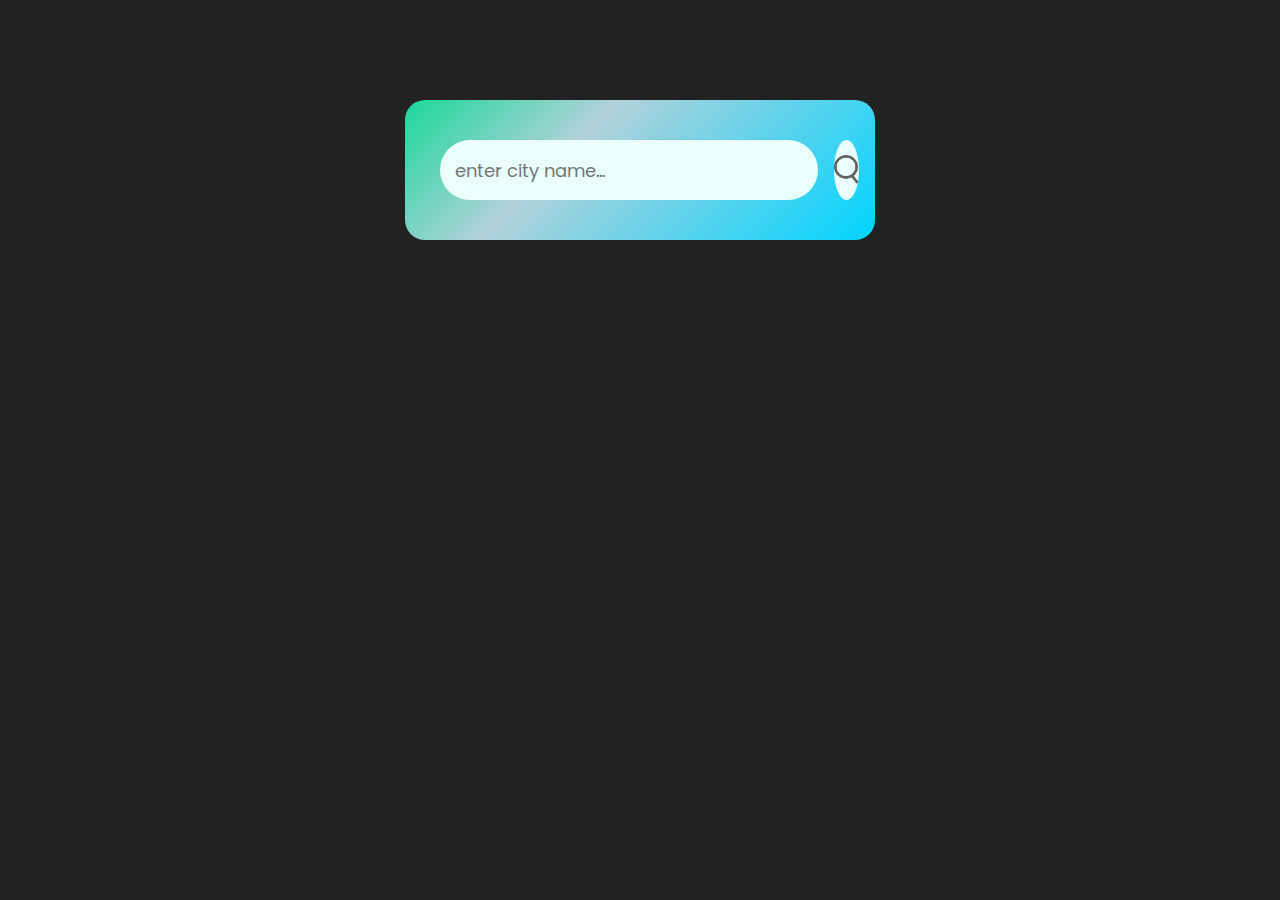
<file: javascript-projects/Weatherapp/index.html>
<!DOCTYPE html>
<html lang="en">
  <head>
    <meta charset="UTF-8" />
    <meta name="viewport" content="width=device-width, initial-scale=1.0" />
    <title>Document</title>
    <link rel="preconnect" href="https://fonts.googleapis.com" />
    <link rel="preconnect" href="https://fonts.gstatic.com" crossorigin />
    <link
      href="https://fonts.googleapis.com/css2?family=Poppins:wght@100;200;300;400;500;600;700&display=swap"
      rel="stylesheet"
    />
    <link rel="stylesheet" href="styles.css" />
  </head>
  <body>
    <div class="card">
      <div class="search">
        <input
          type="text"
          placeholder="enter city name..."
          spellcheck="false"
          class="input"
        />
        <button><img src="images/search.png" alt="" /></button>
      </div>

      <div class="error">
        <p>Invalid City Name</p>
      </div>
      <div class="weather">
        <img src="images/rain.png" class="weather-icon" />
        <h1 class="temp">22°C</h1>
        <h2 class="city">New York</h2>
        <div class="details">
          <div class="col">
            <img src="images/humidity.png" />
            <div>
              <p class="humidity">50%</p>
              <p>Humidity</p>
            </div>
          </div>
          <div class="col">
            <img src="images/wind.png" />
            <div>
              <p class="wind">15 km/h</p>
              <p>Wind Speed</p>
            </div>
          </div>
        </div>
      </div>
    </div>

    <script>
      const apiKey = "f1e21c535e6c594ec10c584a0ad3d068";
      const apiURL =
        "https://api.openweathermap.org/data/2.5/weather?units=metric&q=";

      const searchBox = document.querySelector(".search input");
      const searchBtn = document.querySelector(".search button");
      const weatherIcon = document.querySelector(".weather-icon");

      async function checkWeather(city) {
        const response = await fetch(apiURL + city + `&appid=${apiKey}`);
        if (response.status == 404) {
          document.querySelector(".error").style.display = "block";
          document.querySelector(".weather").style.display = "none";
        } else {
          var data = await response.json();

          document.querySelector(".city").innerHTML = data.name;
          document.querySelector(".temp").innerHTML =
            Math.round(data.main.temp) + "°C";
          document.querySelector(".humidity").innerHTML =
            data.main.humidity + "%";
          document.querySelector(".wind").innerHTML =
            Math.round(data.wind.speed) + " km/h";

          if (data.weather[0].main == "Clouds") {
            weatherIcon.src = "images/clouds.png";
          } else if (data.weather[0].main == "Clear") {
            weatherIcon.src = "images/clear.png";
          } else if (data.weather[0].main == "Rain") {
            weatherIcon.src = "images/rain.png";
          } else if (data.weather[0].main == "Drizzle") {
            weatherIcon.src = "images/drizzle.png";
          } else if (data.weather[0].main == "Mist") {
            weatherIcon.src = "images/mist.png";
          }

          document.querySelector(".weather").style.display = "block";
          document.querySelector(".error").style.display = "none";
        }
      }

      var input = document.querySelector(".input");
      input.addEventListener("keyup", function (event) {
        if (event.key === "Enter") {
          checkWeather(searchBox.value);
        }
      });

      searchBtn.addEventListener("click", () => {
        checkWeather(searchBox.value);
      });
    </script>
  </body>
</html>
</file>
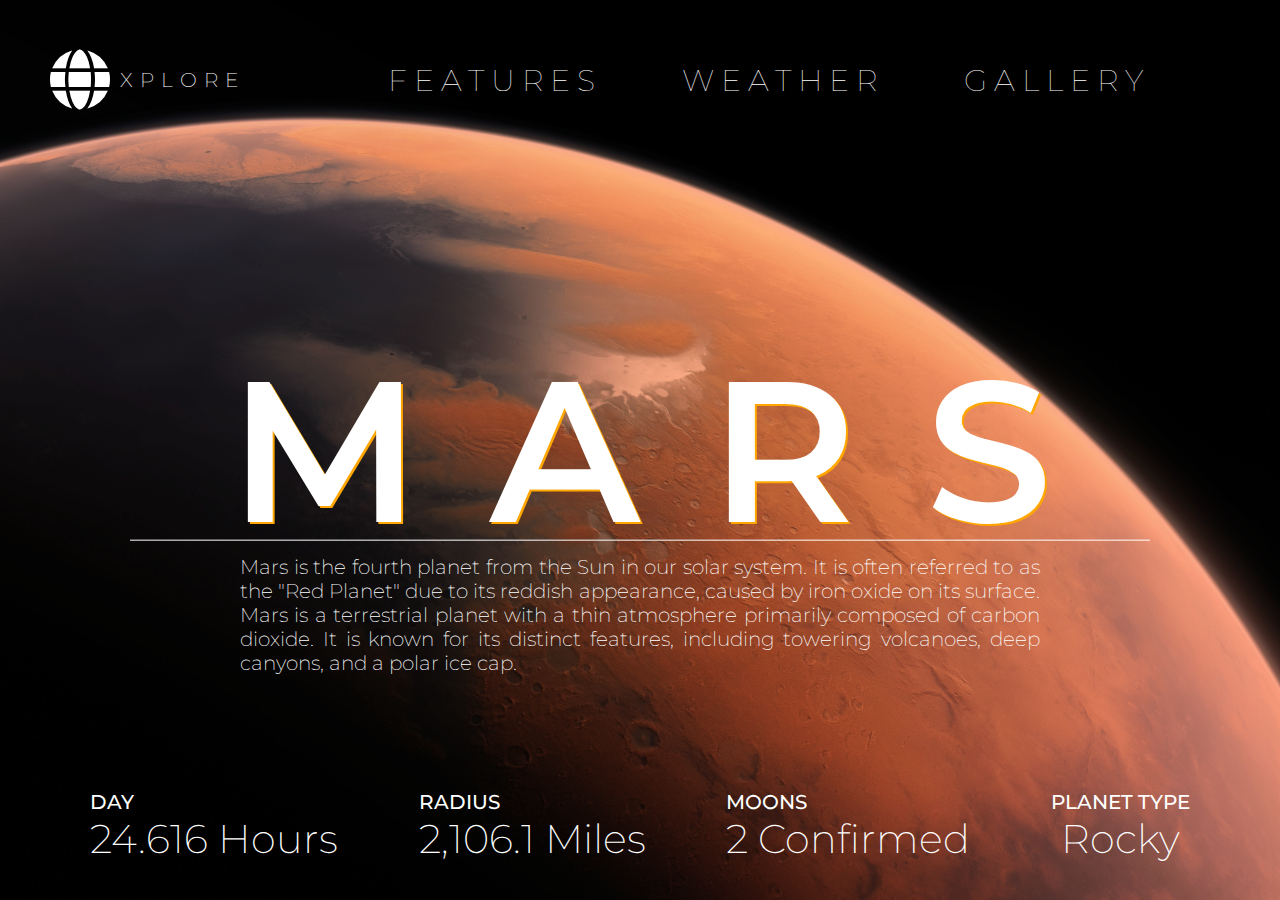
<file: javascript-projects/mars-site/Mars.html>
<!DOCTYPE html>
<html lang="en">
  <head>
    <meta charset="UTF-8" />
    <meta name="viewport" content="width=device-width, initial-scale=1.0" />
    <title>Document</title>

    <link rel="stylesheet" href="mars.css" />

    <link rel="preconnect" href="https://fonts.googleapis.com" />
    <link rel="preconnect" href="https://fonts.gstatic.com" crossorigin />
    <link
      href="https://fonts.googleapis.com/css2?family=Montserrat:wght@100;200;300;400;600&display=swap"
      rel="stylesheet"
    />
    <link
    rel="stylesheet"
    href="https://cdnjs.cloudflare.com/ajax/libs/font-awesome/6.0.0-beta2/css/all.min.css"
  />
  </head>
  <body>
    
    <section>
      
      
      <div class="mars"><h1>MARS</h1></div>
      <p class="pMars">Mars is the fourth planet from the Sun in our solar system. It is often referred to as the "Red Planet" due to its reddish appearance, caused by iron oxide on its surface. Mars is a terrestrial planet with a thin atmosphere primarily composed of carbon dioxide. It is known for its distinct features, including towering volcanoes, deep canyons, and a polar ice cap. </p>
      <div class="bar bar1"><span class="bar"></span></div>
      <!-- 
      <div class="bar bar2"><span class="bar"></span></div>
      <div class="bar bar3"><span class="bar"></span></div>
      <div class="bar bar4"><span class="bar"></span></div> -->

      <nav>
        <div class="logo"><i class="fas fa-globe"></i><a href="#" class="xplore">XPLORE</a></div>
        <ul>
          <li><a href="#">FEATURES</a></li>
          <li><a href="#">WEATHER</a></li>
          <li><a href="#">GALLERY</a></li>
        </ul>
      </nav>
        
        <div class="parameters">
          <div class="day"><h2>DAY</h2><p class="pParameters">24.616 Hours</p></div>
          <div class="radius"><h2>RADIUS</h2><p class="pParameters">2,106.1 Miles</p></div>
          <div class="moons"><h2>MOONS</h2><p class="pParameters">2 Confirmed</p></div>
          <div class="planet-type"><h2>PLANET TYPE</h2><p class="pParameters">Rocky</p></div>
        </div>
      
    </section>
    
  </body>
</html>
</file>
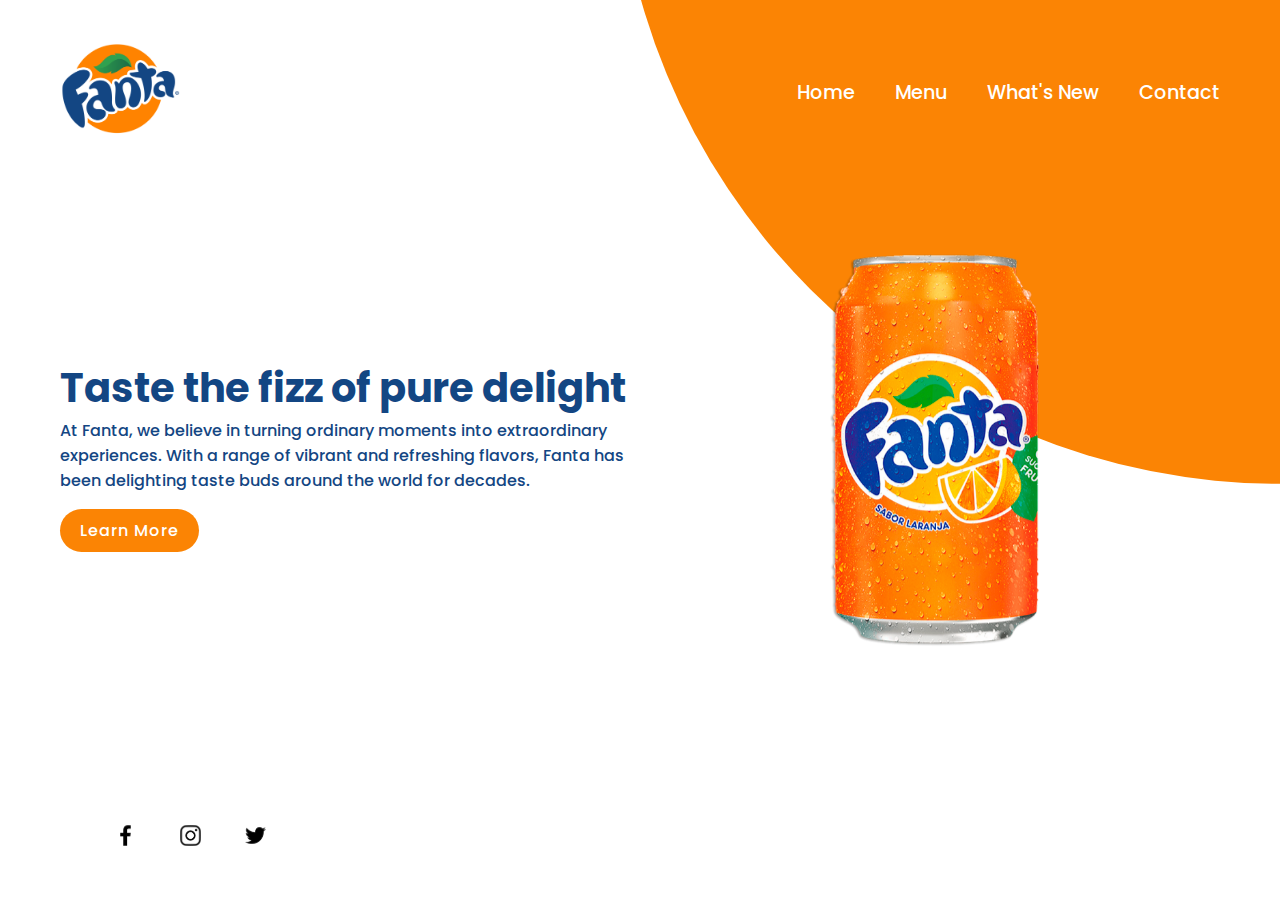
<file: javascript-projects/Product-Site/FantaProject copy.html>
<!DOCTYPE html>
<html lang="en">
  <head>
    <meta charset="UTF-8" />
    <meta name="viewport" content="width=device-width, initial-scale=1.0" />
    <title>Document</title>
    <link rel="stylesheet" href="FantaStyles copy.css" />
    <link rel="preconnect" href="https://fonts.googleapis.com" />
    <link rel="preconnect" href="https://fonts.gstatic.com" crossorigin />
    <link
      href="https://fonts.googleapis.com/css2?family=Poppins:wght@200;300;400;500;600;700;800;900&display=swap"
      rel="stylesheet"
    />
    <link
      rel="stylesheet"
      href="https://cdn.jsdelivr.net/npm/swiper@9/swiper-bundle.min.css"
    />
  </head>
  <body>
    <section>
      <div class="circle"></div>
      <header>
        <a href="#"><img src="fantaLogo.png" class="logo" alt="fantalogo" /></a>

        <ul class="navigation">
          <li><a href="FantaProject copy.html">Home</a></li>
          <li><a href="#">Menu</a></li>
          <li><a href="#">What's New</a></li>
          <li><a href="Contact.html">Contact</a></li>
        </ul>

        <a href="#" class="burger">
          <span class="bar"></span>
          <span class="bar"></span>
          <span class="bar"></span>
        </a>
      </header>

      <div class="content">
        <div class="textBox">
          <h2>Taste the fizz of pure delight</h2>
          <p>
            At Fanta, we believe in turning ordinary moments into extraordinary
            experiences. With a range of vibrant and refreshing flavors, Fanta
            has been delighting taste buds around the world for decades.
          </p>
          <a href="#">Learn More</a>
        </div>

        <div class="imgBox">
          <div class="swiper mySwiper">
            <div class="swiper-wrapper">
              <div class="swiper-slide"><img src="fanta1.png" /></div>
              <div class="swiper-slide"><img src="fanta2.png" /></div>
            </div>
          </div>
        </div>
      </div>

      <ul class="sci">
        <li>
          <a href="#"><img src="facebook.png" /></a>
        </li>
        <li>
          <a href="#"><img src="instagram.png" /></a>
        </li>
        <li>
          <a href="#"><img src="twitter.png" /></a>
        </li>
      </ul>
    </section>

    <script src="https://cdn.jsdelivr.net/npm/swiper@9/swiper-bundle.min.js"></script>
    <script>
      var swiper = new Swiper(".mySwiper", {
        effect: "coverflow",
        grabCursor: true,
        centeredSlides: true,
        slidesPerView: "auto",
        coverflowEffect: {
          rotate: 50,
          stretch: 0,
          depth: 100,
          modifier: 1,
          slideShadows: true,
        },
        pagination: {
          el: ".swiper-pagination",
        },
      });

      var burgerBtn = document.getElementsByClassName("burger")[0];
      var navigationLinks = document.getElementsByClassName("navigation")[0];
      var sectionBg = document.querySelector("section");
      var header = document.querySelector("header");

      burgerBtn.addEventListener("click", () => {
        navigationLinks.classList.toggle("active");
        sectionBg.classList.toggle("active");
        header.classList.toggle("active");
      });
    </script>
  </body>
</html>
</file>
<file: javascript-projects/Weatherapp/styles.css>
* {
  font-family: "Poppins", sans-serif;
  margin: 0;
  padding: 0;
  box-sizing: border-box;
}

body {
  background: #222;
}

.card {
  width: 90%;
  max-width: 470px;
  background: rgb(27, 215, 153);
  background: linear-gradient(
    135deg,
    rgba(27, 215, 153, 1) 0%,
    rgba(177, 209, 218, 1) 35%,
    rgba(0, 212, 255, 1) 100%
  );

  margin: 100px auto 0;
  border-radius: 20px;
  padding: 40px 35px;
  text-align: center;
}

.search {
  width: 100%;
  display: flex;
  align-items: center;
  justify-content: space-between;
}

.search input {
  border: 0;
  outline: 0;
  background: #ebfffc;
  color: #555;
  padding: 10px 15px;
  height: 60px;
  border-radius: 30px;
  flex: 1;
  margin-right: 16px;
  font-size: 18px;
}

.search button {
  border: 0;
  outline: 0;
  background: #ebfffc;
  border-radius: 50%;
  width: 60px;
  height: 60px;
  cursor: pointer;
}

.search button img {
  width: 25px;
  padding-top: 5px;
}

h1 {
  font-size: 80px;
  font-weight: 500;
  color: white;
}
h2 {
  font-size: 45px;
  font-weight: 400;
  margin-top: -10px;
  color: white;
}
p {
  color: white;
}

.weather-icon {
  width: 170px;
  margin-top: 30px;
}

.details {
  display: flex;
  align-items: center;
  justify-content: space-between;
  padding: 0 20px;
  margin-top: 50px;
}

.col {
  display: flex;
  align-items: center;
  text-align: left;
}

.col img {
  width: 40px;
  margin-right: 10px;
}

.humidity,
.wind {
  font-size: 28px;
  margin-top: -6px;
}


.weather{
  display: none;
}

.error{
  text-align: left;
  margin-left: 10px;
  font-size: 14px;
  margin-top: 10px;
  display: none;
}
</file>
<file: javascript-projects/mars-site/mars.css>
* {
  margin: 0;
  padding: 0;
  box-sizing: border-box;
  font-family: "Montserrat", sans-serif;
}

section {
  background-color: rgb(252, 172, 135);

  background-image: url("marsphoto.jpg");
  background-size: cover;
  background-repeat: no-repeat;
  background-position: center center;
  height: 100vh;
  background-blend-mode: multiply;
  padding: 50px;
  
  
}

body {
}

nav {
  display: flex;
  align-items: center;
  justify-content: space-between;
}

.mars {
 
  position: absolute;
  top: 50%;
  left: 50%;
  transform: translate(-50%, -50%);
  display: flex;
  justify-content: center;
  align-items: center;
  
  
  
}

h1 {

  color: white;
  font-weight: 600;
  font-size: 200px;
  letter-spacing: 70px;
  text-shadow: 2px 2px #ffa600;
  cursor: pointer;
  text-align: center;
  width: 100%;
  text-indent: 70px;
  
}

.logo {
  font-size: 60px;
  color: rgb(255, 255, 255);
  display: flex;
  align-items: center;
}

.xplore
{
  font-size: 20px;
  margin-left: 10px;
  font-weight: 200;
}

ul {
  display: flex;
}

li {
  list-style: none;
  padding-right: 80px;
}



a {
  color: white;
  text-decoration: none;
  font-size: 30px;
  font-weight: 100;
  letter-spacing: 7px;
}
.bar1 {
  position: absolute;
  width: 1020px;
  background-color: white;
  height: 0.7px;
  top: 60%;
  left: 50%;
  transform: translate(-50%, -50%);
  
  
}
/* 
}

.bar2 {
  top: 61%;
  width: 1040px;
}

.bar3 {
  top: 62%;
  width: 1060px;
}
.bar4 {
  top: 63%;
  width: 1080px;
} */

.pMars{
  margin-top: 30px;
  position: absolute;
  color: white;
  width: 800px;
  left: 50%;
  top: 65%;
  transform: translate(-50%, -50%);
  font-weight: 200;
  font-size: 20px;
  text-align: justify;
  text-justify: inter-word;
}

.parameters
{
  position: relative;
  top: 85%;
  display: flex;
  justify-content: space-around;
  

}
.parameters div{
  color: white;
  display: flex;
  flex-direction: column;
  justify-content: space-around;
}

h2{

  font-weight: 500;
  font-size: 20px;
}

.pParameters
{
  display: flex;
  justify-content: center;
  font-weight: 200;
  font-size: 40px;
}
</file>
<file: javascript-projects/Product-Site/FantaStyles copy.css>
*
{
    margin: 0;
    padding: 0;
    box-sizing: border-box;
    font-family: 'Poppins', sans-serif;
}

/******** Main ********/

section
{
    display: flex;
    position: relative;
    width: 100%;
    min-height: 100vh;
    padding: 60px;
    justify-content: space-between;
    align-items: center;
    background-color:white ;
}


/********* Circle Section *************/

section .circle
{
position: absolute;
top: 0;
left: 0;
width: 100%;
height: 100%;
background-color: #fb8404;
clip-path: circle(60% at right -20%);

}

/********* Header section ************/

header
{
    position: absolute;
    top: 0;
    left: 0;
    width: 100%;
    padding: 40px 60px;
    display: flex;
    justify-content: space-between;
    align-items: center;
}

.logo

{
    max-height: 97px;
    max-width: 120px;
}

header .navigation
{
    display: flex;
   
    
    
}

header .navigation li
{
    list-style: none;
    
  
    
}

header .navigation li a
{
    text-decoration: none;
    color: white;
    display: inline-block;
    font-weight: 500;
    margin-left: 40px;
    font-size: 1.2rem;
}

/******** Content Section **********/

.content
{
    color: #134683;
    
    position: relative;
    display: flex;
    align-items: center;
    justify-content: space-between;
    width: 100%;
}

.content .textBox
{
    position: relative;
    max-width: 50%;
}
.content h2
{
    font-weight: 700;
    font-size: 40px;
}

.content p
{
    font-weight: 500;
    margin-bottom: 25px;
}

.content a{
    background-color: #fb8404;
    text-decoration: none;
    color: white;
    border-radius: 40px;
    padding-left: 20px;
    padding-right: 20px;
    padding-top: 10px;
    padding-bottom: 10px;
    font-weight: 500;
    letter-spacing: 1px;
    
}


/******** SCI section ***********/

.sci
{

    position: absolute;
    bottom: 40px;
    left: 100px;
    display: flex;
    justify-content: center;
    align-items: center;

}

.sci li
{
list-style: none;

}

.sci li a{
   margin-right: 15px;
   display: inline-block;
   width: 50px;
   height: 50px;
   background: white  ;
   display: flex;
   justify-content: center;
    align-items: center;
    border-radius: 50%;
    transition: 0.2s ease-in-out;
   
}

.sci li a:hover
{
    background: #fb8404;
    transform: translateY(-10px);
}

.sci li a img
{
   transform: scale(0.5); 
}

/******* Swiper Section *********/

    .swiper-wrapper
    {
        display: flex;
    }
  

   .swiper-wrapper .swiper-slide 
    {
        display: flex;
        justify-content: center;
        min-width: 240px;
     
    }

    .swiper-slide img 
    {
     
      width: 50%;
      
      transform: scale(0.8);
     
    }
   
    .burger
    {
        display: none;
    }



    /************ Media *****************/

@media (max-width:1000px)
{
    header .navigation
    {
        display: none;
    }

    .content
    {
        display: flex;
        flex-direction: column;
        align-items: flex-start;
        top: 80px;
        position: relative;
        
        
        
    }

    .content .textBox
    {
        position: relative;
       max-width: 100%;
        
       
       
    }

    .content .imgBox
    {
       align-self: center;
    }
.swiper-wrapper .swiper-slide
{
    max-height: 600px;
}
    .swiper-slide img
    {
        width: 40%;
        
    }

    .sci
    {
        position: absolute;
        bottom: 10px;
        left: 60px
    }

    .burger
    {
        display: flex;
        flex-direction: column;
        justify-content: space-between;
        position: absolute;
       
        width: 40px;
        height: 34px;
        right: 60px;
        top: 60px;
        cursor: pointer;
    }

    .burger .bar
    {
        display: block;
        height: 7px;
        width: 100%;
        background-color: white;
        border-radius: 10px;
    }

    header .navigation.active
    {
        display: flex;
        position: absolute;
        flex-direction: column;
        
        top: 200px;
        margin: 0;
        padding: 0;
        justify-content:center;
        align-items: center;

        
    }

    header .navigation.active li{
        padding-top: 30px;
        display: flex;
        
    }
    header .navigation.active li a{
        font-size: 2rem;
        
        margin: 0;
    }

    header .navigation.active li a:hover{
        color: #134683;
    }

    header.active{
        display: flex;
        flex-direction: column;
        justify-content: center;
    }


    section.active
    {
        display: flex;
        background-color: #fb8404;
    }
   
    section.active .content
    {
        display: none;
    }



}
</file>
